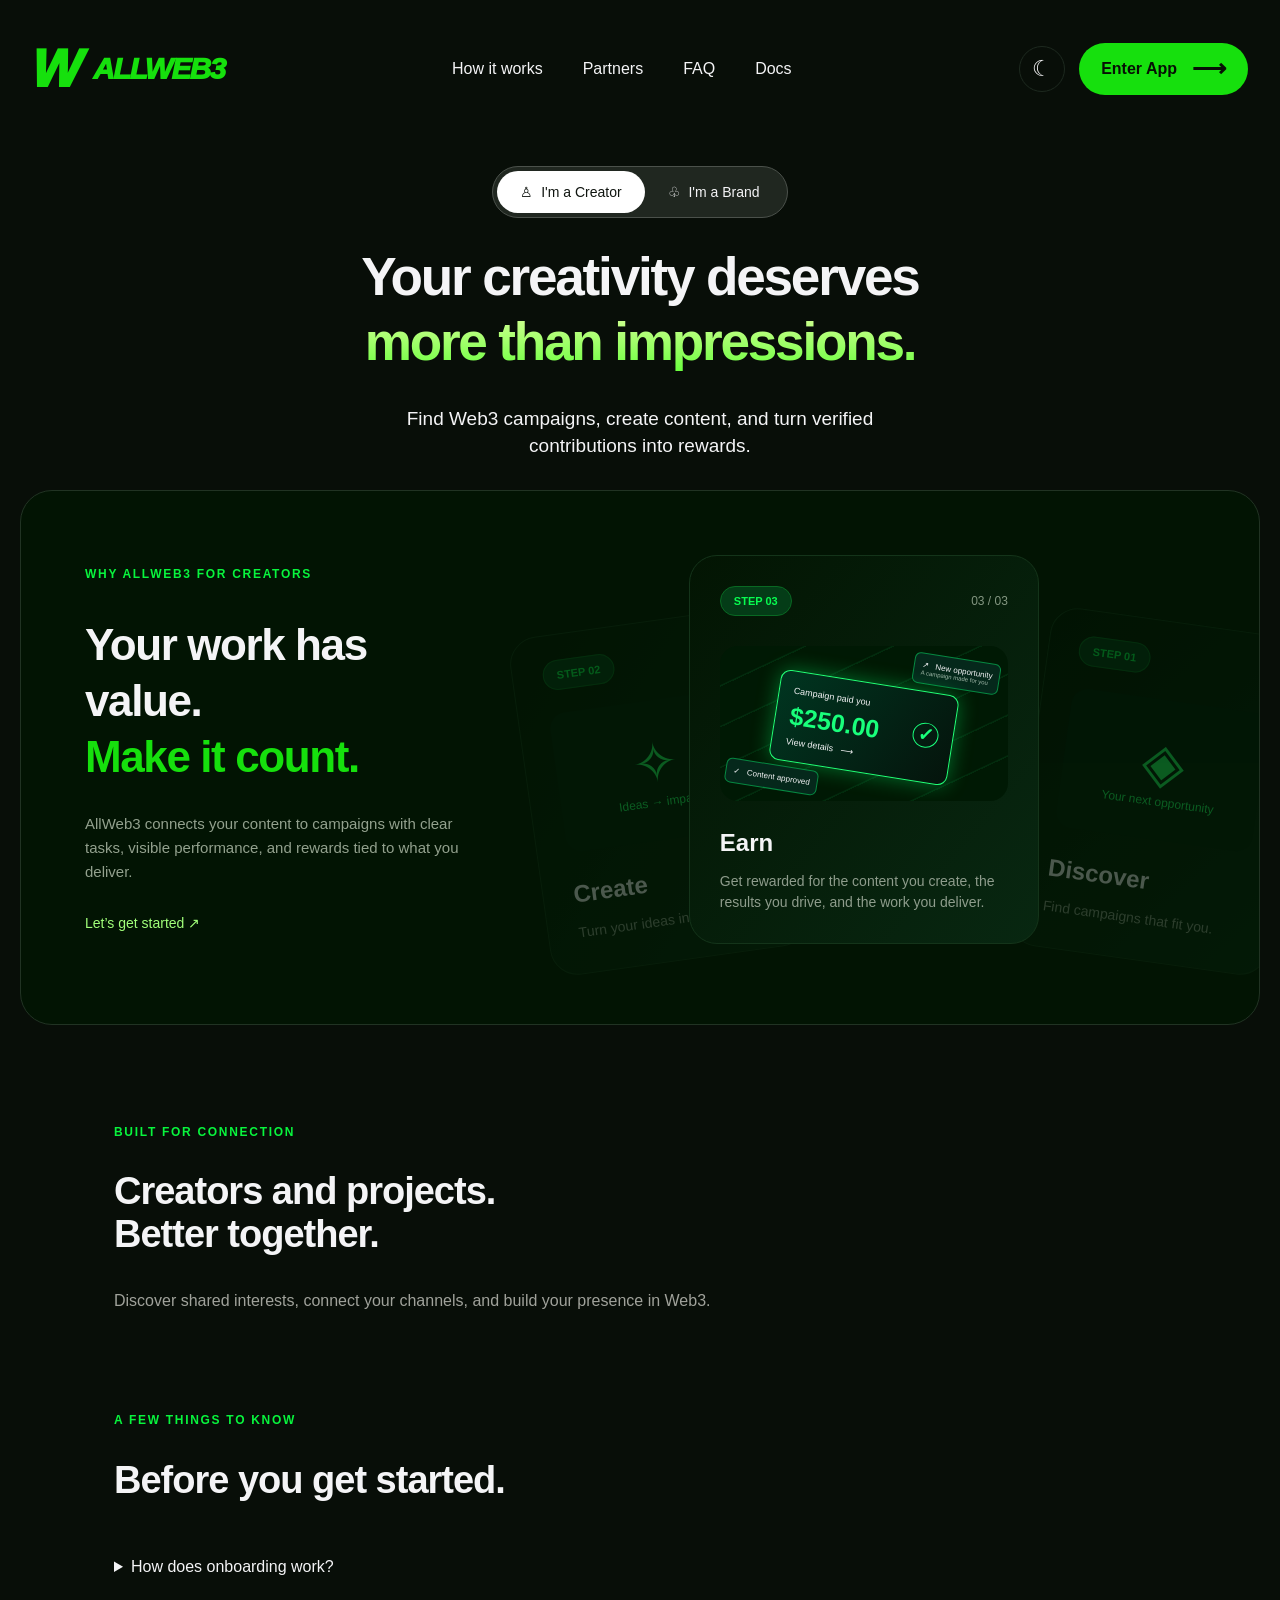
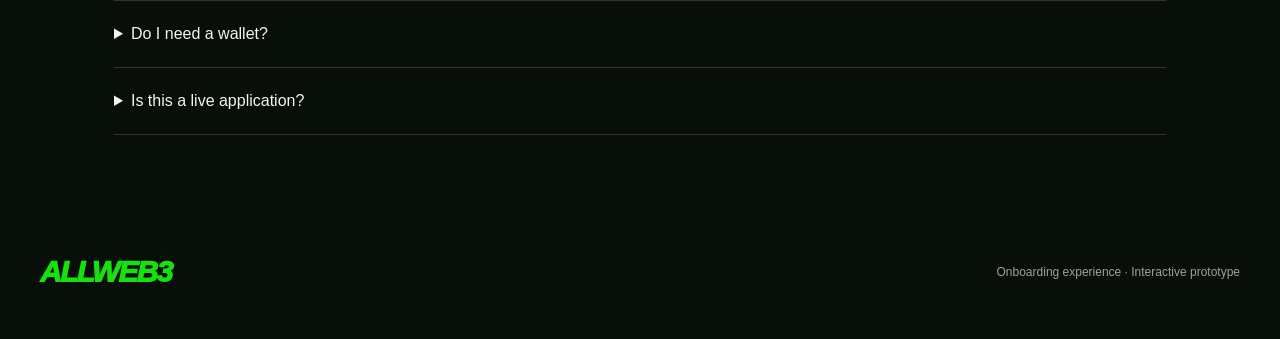
<file: index.html>
<!doctype html><html lang="en"><head><meta charset="UTF-8"><meta name="viewport" content="width=device-width,initial-scale=1"><title>AllWeb3 — Your work has value</title><link rel="stylesheet" href="styles.css"></head><body class="landing"><header class="site-header"><a class="logo" href="index.html" aria-label="AllWeb3 home"><span class="mark">W</span> ALLWEB3</a><nav><a href="#how">How it works</a><a href="#partners">Partners</a><a href="#faq">FAQ</a><button data-info="docs">Docs</button></nav><div class="header-actions"><button class="theme" aria-label="Toggle light theme">☾</button><a class="primary enter" href="creator-onboarding.html">Enter App <span>⟶</span></a></div></header><main><section class="hero"><div class="segmented" aria-label="Choose your role"><button data-role="creator" aria-pressed="true">♙ &nbsp;I'm a Creator</button><button data-role="project" aria-pressed="false">♧ &nbsp;I'm a Brand</button></div><h1 id="headline">Your creativity deserves<br><span>more than impressions.</span></h1><p id="hero-copy">Find Web3 campaigns, create content, and turn verified<br>contributions into rewards.</p></section><section id="how" class="feature"><div class="feature-copy"><p class="eyebrow" id="why">WHY ALLWEB3 FOR CREATORS</p><h2 id="feature-title">Your work has<br>value.<br><em>Make it count.</em></h2><p id="feature-text">AllWeb3 connects your content to campaigns with clear tasks, visible performance, and rewards tied to what you deliver.</p><a class="text-link enter" href="creator-onboarding.html">Let’s get started ↗</a></div><div class="card-scene"><article class="showcase rear left"><span class="step-tag">STEP 02</span><div class="mini-art">✧<small>Ideas → impact</small></div><h3>Create</h3><p>Turn your ideas into content.</p></article><article class="showcase front"><div class="card-top"><span class="step-tag">STEP 03</span><small>03 / 03</small></div><div class="reward-art"><div class="notification">↗ &nbsp; New opportunity <small>A campaign made for you</small></div><div class="reward"><small>Campaign paid you</small><strong>$250.00 <span>✓</span></strong><small>View details &nbsp; ⟶</small></div><div class="notification bottom">✓ &nbsp; Content approved</div></div><h3 id="showcase-title">Earn</h3><p id="showcase-copy">Get rewarded for the content you create, the results you drive, and the work you deliver.</p></article><article class="showcase rear right"><span class="step-tag">STEP 01</span><div class="mini-art">◈<small>Your next opportunity</small></div><h3>Discover</h3><p>Find campaigns that fit you.</p></article></div></section><section class="below" id="partners"><p class="eyebrow">BUILT FOR CONNECTION</p><h2>Creators and projects.<br>Better together.</h2><p>Discover shared interests, connect your channels, and build your presence in Web3.</p></section><section class="below" id="faq"><p class="eyebrow">A FEW THINGS TO KNOW</p><h2>Before you get started.</h2><details><summary>How does onboarding work?</summary><p>Sign up, choose your account type, verify a social channel, set up your profile, and select your preferences.</p></details><details><summary>Do I need a wallet?</summary><p>No. This prototype lets you continue with email or a mock Google account.</p></details><details><summary>Is this a live application?</summary><p>This is an interactive demo. Verification is simulated and no account is created.</p></details></section></main><footer class="landing-footer"><span class="logo">ALLWEB3</span><span>Onboarding experience · Interactive prototype</span></footer><dialog id="modal"></dialog><script src="app.js"></script></body></html>
</file>
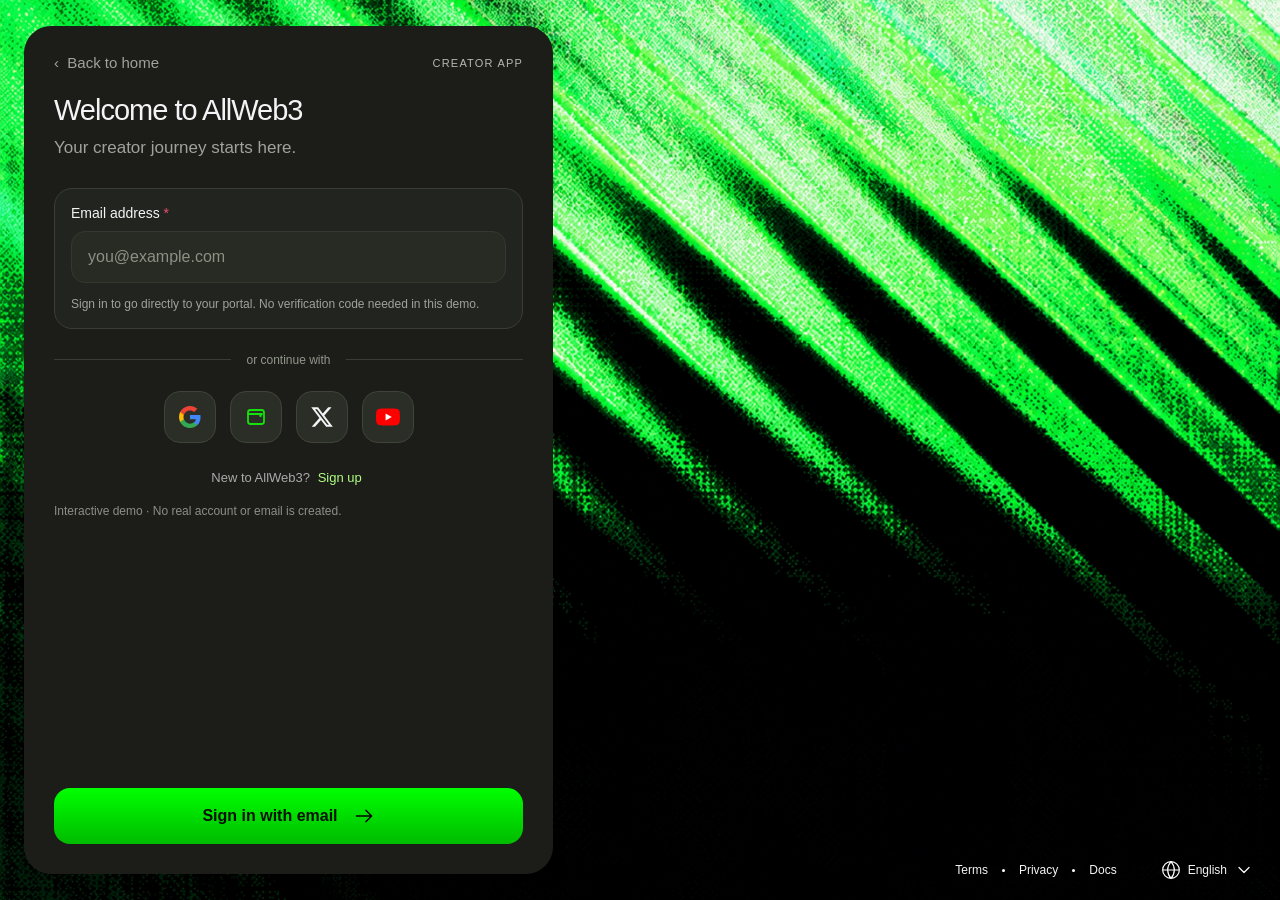
<file: creator-onboarding.html>
<!doctype html><html lang="en"><head><meta charset="UTF-8"><meta name="viewport" content="width=device-width,initial-scale=1"><title>Creator onboarding — AllWeb3</title><link rel="stylesheet" href="styles.css"></head><body class="onboarding" data-initial-role="creator"><main id="onboarding"></main><dialog id="modal"></dialog><script src="app.js"></script></body></html>
</file>
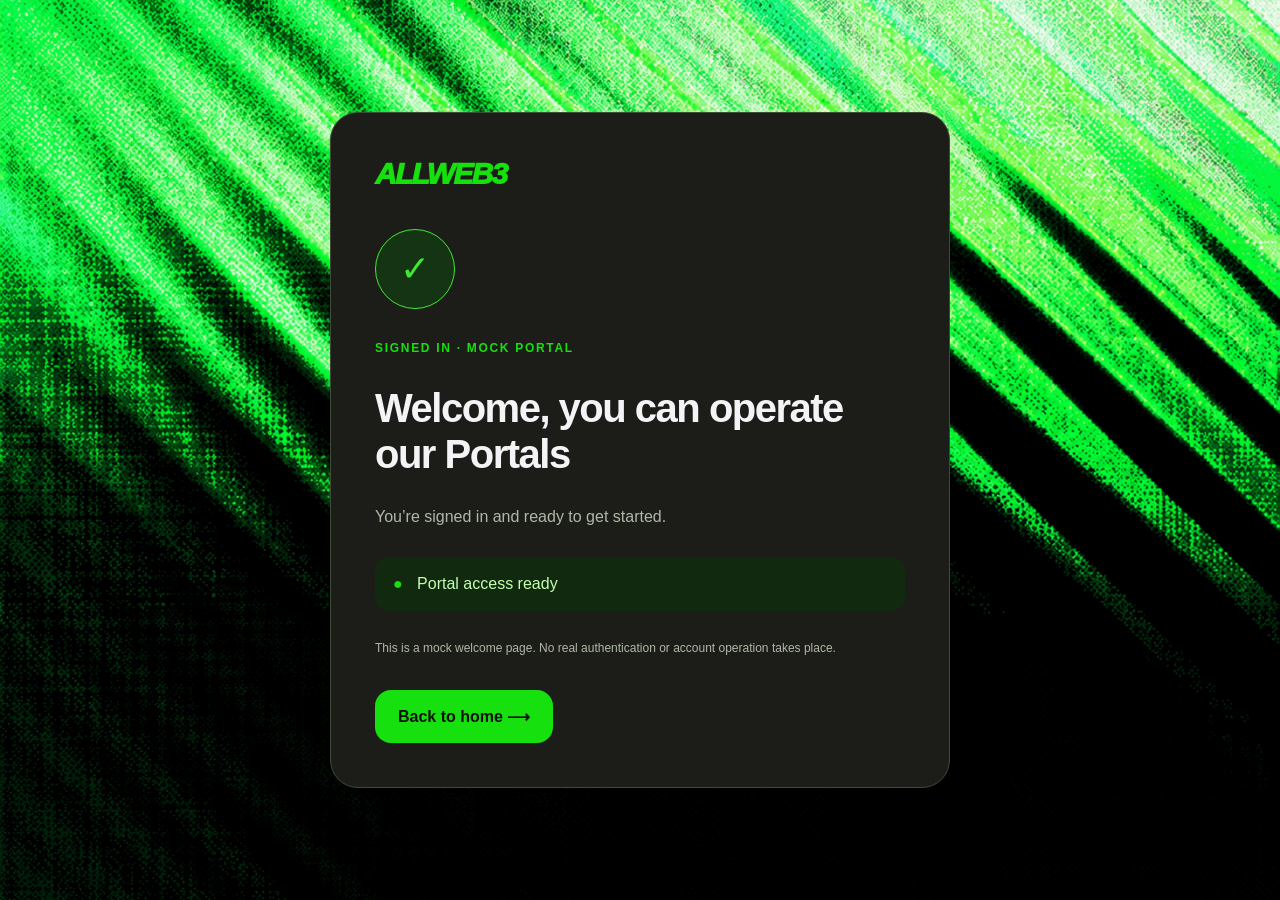
<file: portal.html>
<!doctype html><html lang="en"><head><meta charset="UTF-8"><meta name="viewport" content="width=device-width,initial-scale=1"><title>Welcome — AllWeb3 Portals</title><link rel="stylesheet" href="styles.css"></head><body class="onboarding portal-page"><main class="portal-card"><a class="logo" href="index.html">ALLWEB3</a><div class="success-mark">✓</div><p class="eyebrow">SIGNED IN · MOCK PORTAL</p><h1>Welcome, you can operate our Portals</h1><p>You’re signed in and ready to get started.</p><div class="portal-status"><span>●</span> Portal access ready</div><p class="hint">This is a mock welcome page. No real authentication or account operation takes place.</p><a class="primary" href="index.html">Back to home ⟶</a></main></body></html>
</file>
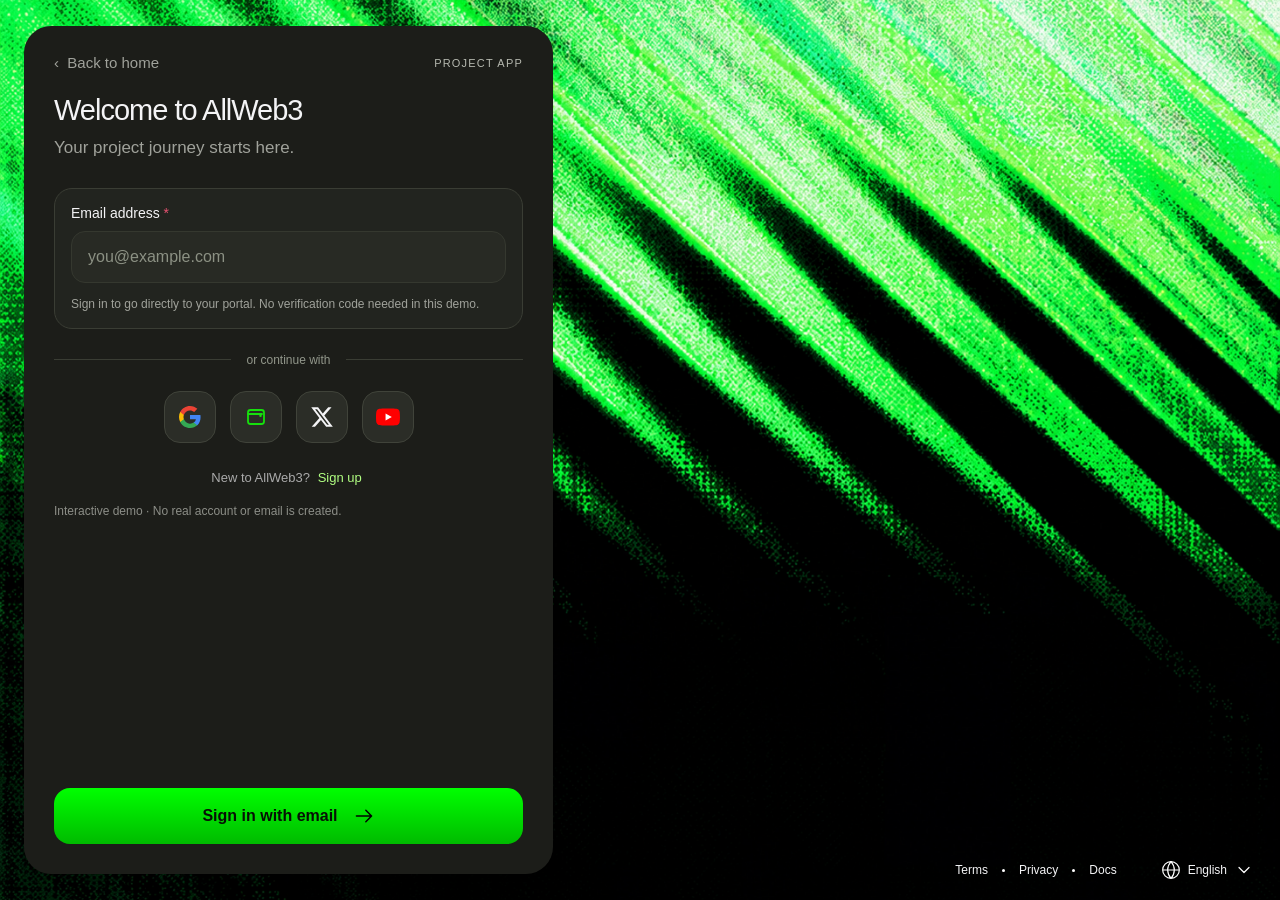
<file: project-onboarding.html>
<!doctype html><html lang="en"><head><meta charset="UTF-8"><meta name="viewport" content="width=device-width,initial-scale=1"><title>Project onboarding — AllWeb3</title><link rel="stylesheet" href="styles.css"></head><body class="onboarding" data-initial-role="project"><main id="onboarding"></main><dialog id="modal"></dialog><script src="app.js"></script></body></html>
</file>
<file: styles.css>
:root{--green:#16e00d;--ink:#080e08;--panel:#1c1d19;--muted:#a0a29b;--line:#30332d;--white:#f4f4f6;color-scheme:dark}*{box-sizing:border-box}html{scroll-behavior:smooth}body{margin:0;font-family:Arial,Helvetica,sans-serif;color:var(--white);background:var(--ink)}button,input,textarea,select{font:inherit}button,a,input,textarea,select{-webkit-tap-highlight-color:transparent}button,a{touch-action:manipulation}button{cursor:pointer;color:inherit}a{color:inherit;text-decoration:none}button{border:0}button:focus-visible,a:focus-visible,summary:focus-visible{outline:3px solid #c2ff80;outline-offset:5px}button:disabled{opacity:.4;cursor:not-allowed}.primary{background:var(--green);color:#071005;border:0;border-radius:16px;padding:17px 23px;font-weight:600;display:inline-flex;align-items:center;justify-content:center;gap:15px;min-height:52px}.primary:hover{background:#5df13b}.site-header{max-width:1400px;margin:auto;padding:42px 32px;display:flex;align-items:center;justify-content:space-between;gap:24px}.logo{font-size:30px;letter-spacing:-1.7px;font-weight:950;font-style:italic;color:var(--green);display:inline-flex;align-items:center;gap:12px}.mark{font-size:53px;line-height:1;font-style:normal;transform:skew(-14deg);letter-spacing:-9px;margin-right:8px}.site-header nav{display:flex;gap:40px;align-items:center;font-size:16px}.site-header nav button{background:none;padding:0}.header-actions{display:flex;align-items:center;gap:14px}.header-actions .primary{border-radius:40px;min-height:48px;padding:12px 22px}.header-actions span{font-size:24px}.theme{width:46px;height:46px;border:1px solid #1d291f;background:transparent;border-radius:50%;font-size:22px}.hero{text-align:center;padding:29px 20px 30px}.segmented{display:inline-flex;background:#202720;border:1px solid #4b514b;padding:4px;border-radius:40px}.segmented button{background:transparent;padding:13px 23px;border-radius:32px;font-size:14px}.segmented button[aria-pressed=true]{background:#fff;color:#101510}.hero h1{font-size:clamp(38px,4.15vw,68px);letter-spacing:-2.2px;line-height:1.23;margin:26px 0 30px;font-weight:800}.hero h1 span{display:inline-block;background:linear-gradient(#deff9c,#64ff39);color:transparent;background-clip:text}.hero p{font-size:19px;line-height:1.45;margin:0}.feature{max-width:1240px;margin:0 auto;border:1px solid #213323;border-radius:32px;background:#021403;min-height:510px;display:grid;grid-template-columns:40% 60%;overflow:hidden;padding:64px;position:relative}.eyebrow{font-size:12px;font-weight:800;letter-spacing:1.7px;color:#08f53d}.feature h2{font-size:44px;line-height:1.28;letter-spacing:-1.4px;margin:36px 0 26px}.feature em{font-style:normal;color:var(--green)}.feature-copy>p:not(.eyebrow){color:#93a18e;font-size:15px;line-height:1.6;max-width:400px}.text-link{color:#a1ff7a;font-size:14px;display:inline-block;margin-top:16px}.card-scene{position:relative;min-height:405px}.showcase{width:350px;padding:30px;border:1px solid #14341a;background:linear-gradient(130deg,#031503,#082711);border-radius:28px;position:absolute}.front{left:24%;top:0;z-index:2}.card-top{display:flex;justify-content:space-between;align-items:center}.card-top>small{color:#849782;font-size:12px}.step-tag{font-size:11px;padding:8px 13px;background:#043c17;color:#08fc50;border:1px solid #096923;border-radius:22px;font-weight:700}.reward-art{height:155px;margin-top:30px;background:repeating-linear-gradient(155deg,transparent 0 35px,#07512155 36px 37px),#001904;border-radius:18px;position:relative;overflow:hidden;perspective:500px}.reward{position:absolute;left:54px;top:36px;width:180px;padding:14px;border:1px solid #21ff76;border-radius:10px;background:linear-gradient(120deg,#003520,#05140c);box-shadow:0 0 20px #00f96760;transform:rotate(9deg)}.reward small{font-size:9px;display:block}.reward strong{font-size:25px;color:#19ff7b;display:block;margin:6px 0}.reward strong span{float:right;border:1px solid;border-radius:50%;font-size:19px;padding:0 4px}.notification{position:absolute;top:12px;right:7px;font-size:8px;border:1px solid #068841;padding:7px;background:#05281b;border-radius:6px;transform:rotate(9deg)}.notification small{display:block;color:#a3baab;font-size:6px}.notification.bottom{top:auto;bottom:12px;left:5px;right:auto}.showcase h3{font-size:24px;margin:28px 0 14px}.showcase p{font-size:14px;color:#8e9c8c;line-height:1.5;margin:0}.rear{opacity:.3;top:66px;width:260px;transform:rotate(-8deg)}.rear.right{left:75%;transform:rotate(8deg)}.mini-art{background:#031e0c;border-radius:16px;margin-top:30px;height:140px;color:#20ff65;display:grid;place-content:center;font-size:55px;text-align:center}.mini-art small{font-size:12px}.below{max-width:1100px;margin:100px auto;padding:0 24px}.below h2{font-size:38px;letter-spacing:-1px}.below>p:not(.eyebrow){color:var(--muted);line-height:1.6}details{padding:24px 0;border-bottom:1px solid var(--line)}summary{cursor:pointer}details p{color:var(--muted);line-height:1.6}.landing-footer{max-width:1240px;margin:60px auto 30px;padding:20px;display:flex;justify-content:space-between;align-items:center;font-size:12px;color:var(--muted)}.light{--ink:#edf5e8;--white:#111c11;--muted:#576650}.light .feature{color:#f4f4f6}.light .hero h1 span{background:linear-gradient(#399800,#008520);background-clip:text}.light .segmented{color:#fff}
.onboarding{min-height:100vh;background:#000 url('assets/onboarding-bg.png') center/cover fixed no-repeat}.onboard-layout{padding:26px 24px;min-height:100vh;display:flex;align-items:flex-start;gap:55px}.onboard-panel{background:var(--panel);border-radius:27px;width:529px;flex-shrink:0;min-height:calc(100vh - 52px);padding:28px 30px 30px;display:flex;flex-direction:column}.panel-head{display:flex;justify-content:space-between;align-items:center;margin-bottom:23px}.back{background:none;color:var(--muted);padding:0;display:flex;gap:8px;align-items:center;font-size:15px}.app-tag{font-size:11px;letter-spacing:1.2px;color:#b6b9b0;text-transform:uppercase}.onboard-panel h1{font-size:29px;letter-spacing:-1px;font-weight:500;margin:0 0 9px}.subtitle{font-size:17px;color:var(--muted);line-height:1.4;margin:0 0 28px}.step-body{flex:1}.onboard-panel form{display:flex;flex:1;flex-direction:column}.step-footer{padding-top:28px;margin-top:auto}.step-footer .primary{width:100%;background:linear-gradient(#0f0,#00bb00)}.progress{display:flex;gap:5px;justify-content:center;margin:24px 0 4px}.progress span{display:block;height:6px;width:37px;border-radius:10px;background:#72756c}.progress .active{width:55px;background:#fff}.progress .done{background:var(--green)}.step-caption{text-align:center;font-size:11px;color:var(--muted);margin-top:12px}.journey{margin-top:34px;margin-left:auto;max-width:420px;padding:24px 30px;background:#050c05d9;border:1px solid #6af65d30;border-radius:24px}.journey .logo{font-size:25px}.journey h2{font-size:30px;letter-spacing:-1px;margin:30px 0 10px}.journey>p{font-size:14px;color:#bac4b6;line-height:1.7}.journey ol{list-style:none;padding:0;margin:30px 0}.journey li{display:flex;align-items:center;gap:13px;color:#a9b4a3;font-size:14px;margin:20px 0}.journey li span{border:1px solid #57644f;width:28px;height:28px;display:grid;place-items:center;border-radius:50%;font-size:12px}.journey li.current{color:#fff}.journey li.current span{background:var(--green);border-color:var(--green);color:#000}.demo-note{font-size:12px!important;border-top:1px solid #36442d;padding-top:18px}.onboard-footer{position:fixed;right:26px;bottom:20px;display:flex;gap:14px;align-items:center;font-size:12px}.onboard-footer button{background:none;padding:0}.footer-language{display:flex;align-items:center;gap:7px;margin-left:30px}.asset{display:inline-block;vertical-align:middle}.google{background:#2b2d27;border:1px solid #40433a;border-radius:16px;min-height:56px;width:100%;display:flex;justify-content:center;align-items:center;gap:12px}.google b{font-size:24px;color:#fff}.divider{display:flex;align-items:center;gap:15px;color:#92978b;font-size:12px;margin:24px 0}.divider:before,.divider:after{content:'';height:1px;background:#3a3d34;flex:1}label,.field-label{display:block;font-size:14px;margin:22px 0 10px}label em,.field-label em{font-style:normal;color:#e45270}input:not([type=file]),textarea,select{background:#282a24;border:1px solid #35382f;width:100%;border-radius:14px;padding:16px;color:#f5f5f5;outline:none}input:focus,textarea:focus,select:focus{border-color:var(--green);box-shadow:0 0 0 2px #16e00d20}textarea{resize:vertical;min-height:82px}input::placeholder,textarea::placeholder{color:#8c9184}.hint{font-size:12px;color:var(--muted);line-height:1.6}.switch-auth{font-size:13px;text-align:center;margin-top:23px;color:#aaa}.link-button{color:#b1ff82;background:none;padding:4px}.choice{display:block;text-align:left;padding:22px;border:1px solid #36392f;background:transparent;border-radius:20px;width:100%;margin-bottom:14px;position:relative}.choice strong{font-size:21px;font-weight:500;display:block;margin-bottom:13px}.choice p{font-size:16px;line-height:1.5;margin:0;color:var(--muted)}.choice.selected{background:#1be518;color:#000;border-color:#1be518}.choice.selected p{color:#143312}.choice .check{position:absolute;right:20px;top:20px}.social-choice{background:#282a24;padding:19px}.social-choice .social-action{display:block;margin-top:15px;background:#050805;color:#fff;border-radius:30px;text-align:center;padding:9px;font-size:13px}.avatar-wrap{text-align:center;margin:20px 0}.avatar{width:110px;height:110px;border-radius:50%;background:#2a2c25;display:grid;place-items:center;margin:auto;overflow:hidden;color:#071105;font-size:42px;font-weight:bold}.avatar>img.uploaded{width:100%;height:100%;object-fit:cover}.avatar-actions{display:flex;gap:10px;justify-content:center;margin-top:16px}.secondary{background:#2b2e25;border:1px solid #3a3e32;border-radius:30px;padding:11px 17px;font-size:13px;display:inline-flex;align-items:center;justify-content:center;gap:8px}.chips{display:flex;flex-wrap:wrap;gap:8px;margin:12px 0 18px}.chip{padding:9px 18px;border-radius:30px;background:#101d0f;color:#a8b19e;border:1px solid transparent;font-size:15px}.chip[aria-pressed=true]{background:#1be518;color:#000}.error{color:#ff92a6;font-size:13px;line-height:1.5;min-height:20px;margin-top:12px}.success-mark{border:1px solid #3fe834;color:#3fe834;background:#153413;width:80px;height:80px;display:grid;place-items:center;border-radius:50%;font-size:36px;margin:22px 0 30px}.summary-box{background:#272b22;padding:20px;border-radius:18px;margin-top:22px}.summary-box p{display:flex;justify-content:space-between;gap:20px;font-size:13px;color:var(--muted);line-height:1.7}.summary-box strong{color:#f0f4eb;text-align:right;overflow-wrap:anywhere;max-width:65%}dialog{background:#1c2119;color:#fff;border:1px solid #434d39;border-radius:24px;padding:32px;width:min(460px,calc(100vw - 32px));box-shadow:0 30px 120px #000b}dialog::backdrop{background:#000b;backdrop-filter:blur(7px)}dialog h2{font-size:26px;letter-spacing:-.7px;margin:16px 0 12px}dialog p{color:#afb7a7;line-height:1.6;font-size:14px}.close{float:right;background:transparent;font-size:24px;color:#aaa}.modal-icon{font-size:32px;color:var(--green)}.otp-row{display:flex;gap:8px;margin:24px 0}.otp-row input{padding:0;text-align:center;width:calc((100% - 40px)/6);height:57px;border-radius:10px;font-size:25px}.full{width:100%;margin-top:14px}.spinner{width:54px;height:54px;margin:24px auto;border:3px solid #394830;border-top-color:#28ff1b;border-radius:50%;animation:spin 1s linear infinite}.center{text-align:center}.account-row{display:flex;gap:13px;align-items:center;background:#2b3325;padding:17px;border-radius:14px;width:100%;text-align:left;margin:20px 0}.account-row span{width:38px;height:38px;display:grid;place-items:center;background:#bafa8c;color:#172a10;border-radius:50%;font-size:20px}.account-row small{display:block;color:#a6b39b;margin-top:5px}.swatches{display:flex;gap:12px;margin:20px 0}.swatches button{border-radius:50%;height:42px;width:42px;border:2px solid white}.toast{position:fixed;bottom:30px;left:50%;transform:translateX(-50%);background:#2b3d23;color:#ddffcf;padding:13px 22px;border-radius:12px;z-index:10;font-size:13px}@keyframes spin{to{transform:rotate(360deg)}}@media(min-width:1500px){.onboard-layout{gap:80px}.journey{margin-right:50px;margin-top:80px}}@media(max-width:1000px){.site-header nav{gap:20px}.site-header{padding:30px 24px}.feature{margin:0 24px;padding:35px;grid-template-columns:45% 55%}.front{left:5%}.journey{padding:22px;max-width:320px}.onboard-layout{gap:24px}.onboard-panel{width: min(529px,57vw)}.onboard-footer{position:static;justify-content:flex-end;padding:10px 24px 20px}.feature h2{font-size:36px}}@media(max-width:720px){.site-header nav{display:none}.site-header{padding:22px 20px}.logo{font-size:23px}.mark{font-size:35px}.theme{display:none}.header-actions .primary{font-size:13px;padding:10px 15px;min-height:42px}.hero{padding-top:25px}.hero h1{font-size:38px;letter-spacing:-1.4px}.hero p{font-size:16px}.hero p br{display:none}.segmented button{padding:12px 17px}.feature{grid-template-columns:1fr;padding:30px;margin:10px 16px}.feature h2{font-size:38px}.card-scene{margin-top:28px;min-height:380px}.showcase.front{left:0;width:100%;max-width:350px}.rear{display:none}.feature-copy p{max-width:none}.below{margin:64px auto}.below h2{font-size:30px}.landing-footer{gap:25px;align-items:flex-start}.onboard-layout{padding:12px;display:block;min-height:100svh}.onboard-panel{width:100%;min-height:calc(100svh - 24px);padding:24px;border-radius:23px}.journey{display:none}.onboard-footer{justify-content:center;flex-wrap:wrap;font-size:11px}.footer-language{margin-left:10px}.onboard-panel h1{font-size:28px}.choice p{font-size:14px}.choice strong{font-size:20px}.choice{padding:20px}.avatar-actions .secondary{padding:10px 13px}.step-footer{padding-top:22px}.onboarding{background-attachment:scroll}.otp-row{gap:6px}.otp-row input{width:calc((100% - 30px)/6);height:49px}.below details{line-height:1.5}}@media(prefers-reduced-motion:reduce){html{scroll-behavior:auto}.spinner{animation-duration:2s}}
.wallet-options{display:grid;gap:9px;margin:15px 0}.wallet-option{display:flex;align-items:center;gap:12px;width:100%;padding:14px;background:#282a24;border:1px solid #3b4034;border-radius:14px;text-align:left;font-size:14px}.wallet-option:hover,.wallet-option[aria-pressed=true]{border-color:var(--green)}.wallet-symbol{display:grid;place-items:center;width:34px;height:34px;flex-shrink:0;border-radius:10px;font-weight:800}.wallet-0{background:#ffb66e;color:#5c2e00}.wallet-1{background:#2962ff;color:#fff}.wallet-2{background:#3b99fc;color:#031528}.wallet-action{font-size:11px;margin-left:auto;color:#c0d2af}.connected-wallet{background:#11250f;border:1px solid #38622c;border-radius:14px;padding:16px;margin:16px 0}.connected-wallet p{font-size:14px}.connected-wallet code{display:block;overflow-wrap:anywhere;color:#c7ffac;line-height:1.7;font-size:13px}.connected-wallet .link-button{display:block;margin-top:10px;font-size:12px}.portal-page{display:grid;place-items:center;padding:30px;min-height:100svh}.portal-card{width:min(620px,100%);background:#1c1d19;border:1px solid #3e4c35;border-radius:28px;padding:44px}.portal-card h1{font-size:40px;letter-spacing:-1.5px;line-height:1.15}.portal-card>p{color:#aeb8a7;line-height:1.6}.portal-card .eyebrow{color:var(--green)}.portal-card .success-mark{margin-top:38px}.portal-status{background:#112a0f;padding:18px;border-radius:14px;margin:28px 0;color:#c4ffaf}.portal-status span{color:var(--green);margin-right:10px}.portal-card .primary{margin-top:20px}@media(max-width:720px){.portal-page{padding:16px}.portal-card{padding:28px}.portal-card h1{font-size:32px}.wallet-option{gap:9px;padding:12px;font-size:13px}.wallet-action{font-size:10px}}.social-card-list{display:grid;gap:14px}.social-choice.social-card{display:block;text-align:left;width:100%;margin-bottom:0;padding:0;border-radius:22px;border:1px solid #3a3d34;background:linear-gradient(155deg,#2a2c27 0%,#22241f 100%);overflow:hidden;position:relative;transition:border-color .2s,box-shadow .2s,transform .2s}.social-choice.social-card::before{content:"";position:absolute;inset:0 auto 0 0;width:4px;background:var(--social-accent,#555);opacity:.85}.social-card--x{--social-accent:#f4f4f6}.social-card--linkedin{--social-accent:#0a66c2}.social-card--youtube{--social-accent:#ff0033}.social-choice.social-card:not(.connected):hover{border-color:#5a5f54;box-shadow:0 10px 28px #00000045;transform:translateY(-1px)}.social-card-top{display:flex;align-items:flex-start;gap:14px;padding:18px 18px 0}.social-brand-badge{width:46px;height:46px;border-radius:14px;display:grid;place-items:center;background:#141612;border:1px solid #3d4038;flex-shrink:0;box-shadow:inset 0 1px 0 #ffffff10}.social-brand-badge .auth-icon{width:22px;height:22px}.social-card-intro{flex:1;min-width:0}.social-card-intro strong{display:block;font-size:18px;font-weight:600;margin:0 0 4px;line-height:1.2}.social-card-pitch{display:block;font-size:12px;color:#9aa193;letter-spacing:.02em}.social-pill{flex-shrink:0;font-size:10px;font-weight:700;letter-spacing:.06em;text-transform:uppercase;padding:6px 10px;border-radius:999px;background:#1a1c18;border:1px solid #40443a;color:#a8aba3}.social-pill--connected{display:inline-flex;align-items:center;gap:5px;background:#153116;border-color:#3a7a36;color:#b8f5b0}.social-pill--connected .asset{width:12px;height:12px;filter:brightness(1.2)}.social-card-desc{margin:12px 18px 0;padding-left:22px;font-size:14px;line-height:1.5;color:var(--muted)}.social-choice.social-card .social-card-top{padding-left:22px}.social-stats{display:grid;grid-template-columns:1fr 1fr;gap:10px;margin:14px 18px 0}.social-stat{background:#10120e;border:1px solid #334028;border-radius:14px;padding:11px 12px}.social-stat-label{display:block;font-size:10px;text-transform:uppercase;letter-spacing:.08em;color:#8fa886;margin-bottom:5px}.social-stat-value{display:block;font-size:13px;font-weight:600;color:#e5ffe0;line-height:1.35;overflow-wrap:anywhere}.social-choice.social-card.connected{border-color:#3f7a38;background:linear-gradient(155deg,#172818 0%,#121a10 100%);box-shadow:0 0 0 1px #2d5a28 inset,0 12px 32px #00000050}.social-card-btn{margin:16px 18px 18px;width:calc(100% - 36px)}.secondary.destructive{background:#3a1515;border-color:#6b2424;color:#ffc9c9}.secondary.destructive:hover{background:#4d1a1a;border-color:#8a2e2e;color:#ffe0e0}.auth-icon-row{display:flex;justify-content:center;gap:14px;margin:6px 0 18px}.auth-icon-btn{width:52px;height:52px;border-radius:16px;border:1px solid #40433a;background:#2b2d27;display:grid;place-items:center;padding:0;transition:border-color .15s,background .15s}.auth-icon-btn:hover{border-color:#6a6f62;background:#33362f}.auth-icon-btn .auth-icon{width:24px;height:24px;display:block}.modal-wallet-options{margin:18px 0 8px}.wallet-option span small.wallet-sub{display:block;margin-top:3px;font-size:11px;color:#9aa193;font-weight:400}.step-kicker{display:flex;align-items:center;gap:10px;font-size:11px;font-weight:700;letter-spacing:.08em;text-transform:uppercase;color:#8fa886;margin:0 0 12px}.step-kicker span{color:var(--green)}.auth-email-panel{background:#22241f;border:1px solid #3a3d34;border-radius:18px;padding:16px 16px 14px;margin-bottom:4px}.auth-email-panel label{margin-top:0}.auth-email-panel .hint{margin-bottom:0}.google .auth-icon{width:20px;height:20px;display:block}.demo-footnote{opacity:.85}.step-callout{background:linear-gradient(135deg,#1a2418,#151a14);border:1px solid #355532;border-radius:16px;padding:14px 16px;margin-bottom:16px}.step-callout[data-empty=true]{border-color:#3a3d34;background:#232520}.step-callout-title{display:block;font-size:14px;font-weight:600;color:#dfffd6;margin-bottom:4px}.step-callout[data-empty=true] .step-callout-title{color:#e8ebe4}.step-callout-sub{display:block;font-size:12px;color:#9aab94;line-height:1.45}.account-type-list{display:grid;gap:12px}.account-type-card{display:flex!important;align-items:flex-start;gap:14px;text-align:left;padding:18px!important;margin-bottom:0!important;border-radius:22px!important;transition:border-color .2s,transform .2s,box-shadow .2s}.account-type-card:not(.selected):hover{border-color:#5a5f54;transform:translateY(-1px);box-shadow:0 8px 24px #00000040}.account-type-glyph{width:48px;height:48px;border-radius:14px;display:grid;place-items:center;font-size:22px;background:#141612;border:1px solid #3d4038;flex-shrink:0}.account-type-card--creator{--role-accent:#80d8ff}.account-type-card--project{--role-accent:#baff7c}.account-type-card.selected .account-type-glyph{background:#f7fff4;border:2px solid #0f4d18;box-shadow:0 2px 8px #00000025}.account-type-card--creator.selected .account-type-glyph{background:#eefaff;border-color:#0b5c7a;color:#053648}.account-type-card--project.selected .account-type-glyph{background:#f3ffe8;border-color:#1a6b12;color:#1a4d0f}.account-type-copy{flex:1;min-width:0}.account-type-copy strong{font-size:18px!important;margin-bottom:4px!important}.account-type-pitch{display:block;font-size:12px;color:#9aa193;margin-bottom:8px}.account-type-card.selected .account-type-pitch{color:#1a3a16}.account-type-copy p{font-size:14px!important;line-height:1.45!important}.onboard-section{margin-bottom:22px}.onboard-section-label{font-size:11px;font-weight:800;letter-spacing:.1em;text-transform:uppercase;color:#8fa886;margin:0 0 14px}.profile-identity-card{background:#22241f;border:1px solid #3a3d34;border-radius:20px;padding:18px 16px 14px}.profile-identity-card .avatar-wrap{margin:0 0 10px}.field-with-meta{position:relative}.field-with-meta textarea{margin-bottom:6px}.char-count{display:block;text-align:right;font-size:11px;color:#8a8d85}.pref-section{background:#22241f;border:1px solid #3a3d34;border-radius:20px;padding:16px 16px 14px;margin-bottom:14px}.pref-section-head{display:flex;align-items:center;justify-content:space-between;gap:10px;margin-bottom:8px}.pref-title{margin:0;font-size:16px;font-weight:600}.pref-badge{font-size:10px;font-weight:700;text-transform:uppercase;letter-spacing:.06em;padding:5px 9px;border-radius:999px;background:#1a1c18;border:1px solid #40443a;color:#a8aba3}.pref-badge--required{border-color:#5a4030;color:#ffc98a}.pref-lead{margin:0 0 12px!important}.pref-section .wallet-options{margin-top:0}.vertical-meter{display:flex;gap:6px;margin:4px 0 10px}.vertical-meter span{flex:1;height:5px;border-radius:999px;background:#3a3d34}.vertical-meter span.filled{background:linear-gradient(90deg,#0f0,#00bb00)}.complete-hero{display:flex;align-items:center;gap:16px;margin-bottom:18px;padding:16px;border-radius:20px;background:linear-gradient(135deg,#172818,#121610);border:1px solid #355532}.complete-avatar .avatar{width:72px;height:72px;font-size:28px;margin:0}.complete-name{margin:6px 0 0;font-size:24px;font-weight:600;letter-spacing:-.5px}.summary-box--rich{padding:14px 16px}.summary-box--rich strong{text-align:left;max-width:none}.summary-row{display:grid;grid-template-columns:minmax(96px,34%) 1fr;gap:12px 16px;padding:10px 0;border-bottom:1px solid #2f332c;font-size:13px;line-height:1.45}.summary-row:last-child{border-bottom:0;padding-bottom:0}.summary-row>span{color:#9aa193}.summary-row strong{font-weight:600;color:#eef0ea;overflow-wrap:anywhere;text-align:left;justify-self:start;width:100%}.summary-code{display:block;margin-top:4px;font-size:11px;color:#b8ddb0;font-family:ui-monospace,monospace;font-weight:400}.error:empty{display:none}.error:not(:empty){background:#3a1515;border:1px solid #6b2424;color:#ffc9c9;padding:10px 12px;border-radius:12px;font-size:13px;margin-top:12px}.sr-only{position:absolute;width:1px;height:1px;padding:0;margin:-1px;overflow:hidden;clip:rect(0,0,0,0);white-space:nowrap;border:0}@media(max-width:720px){.onboard-panel{width:100%}.summary-row{grid-template-columns:1fr;gap:4px}}
</file>
